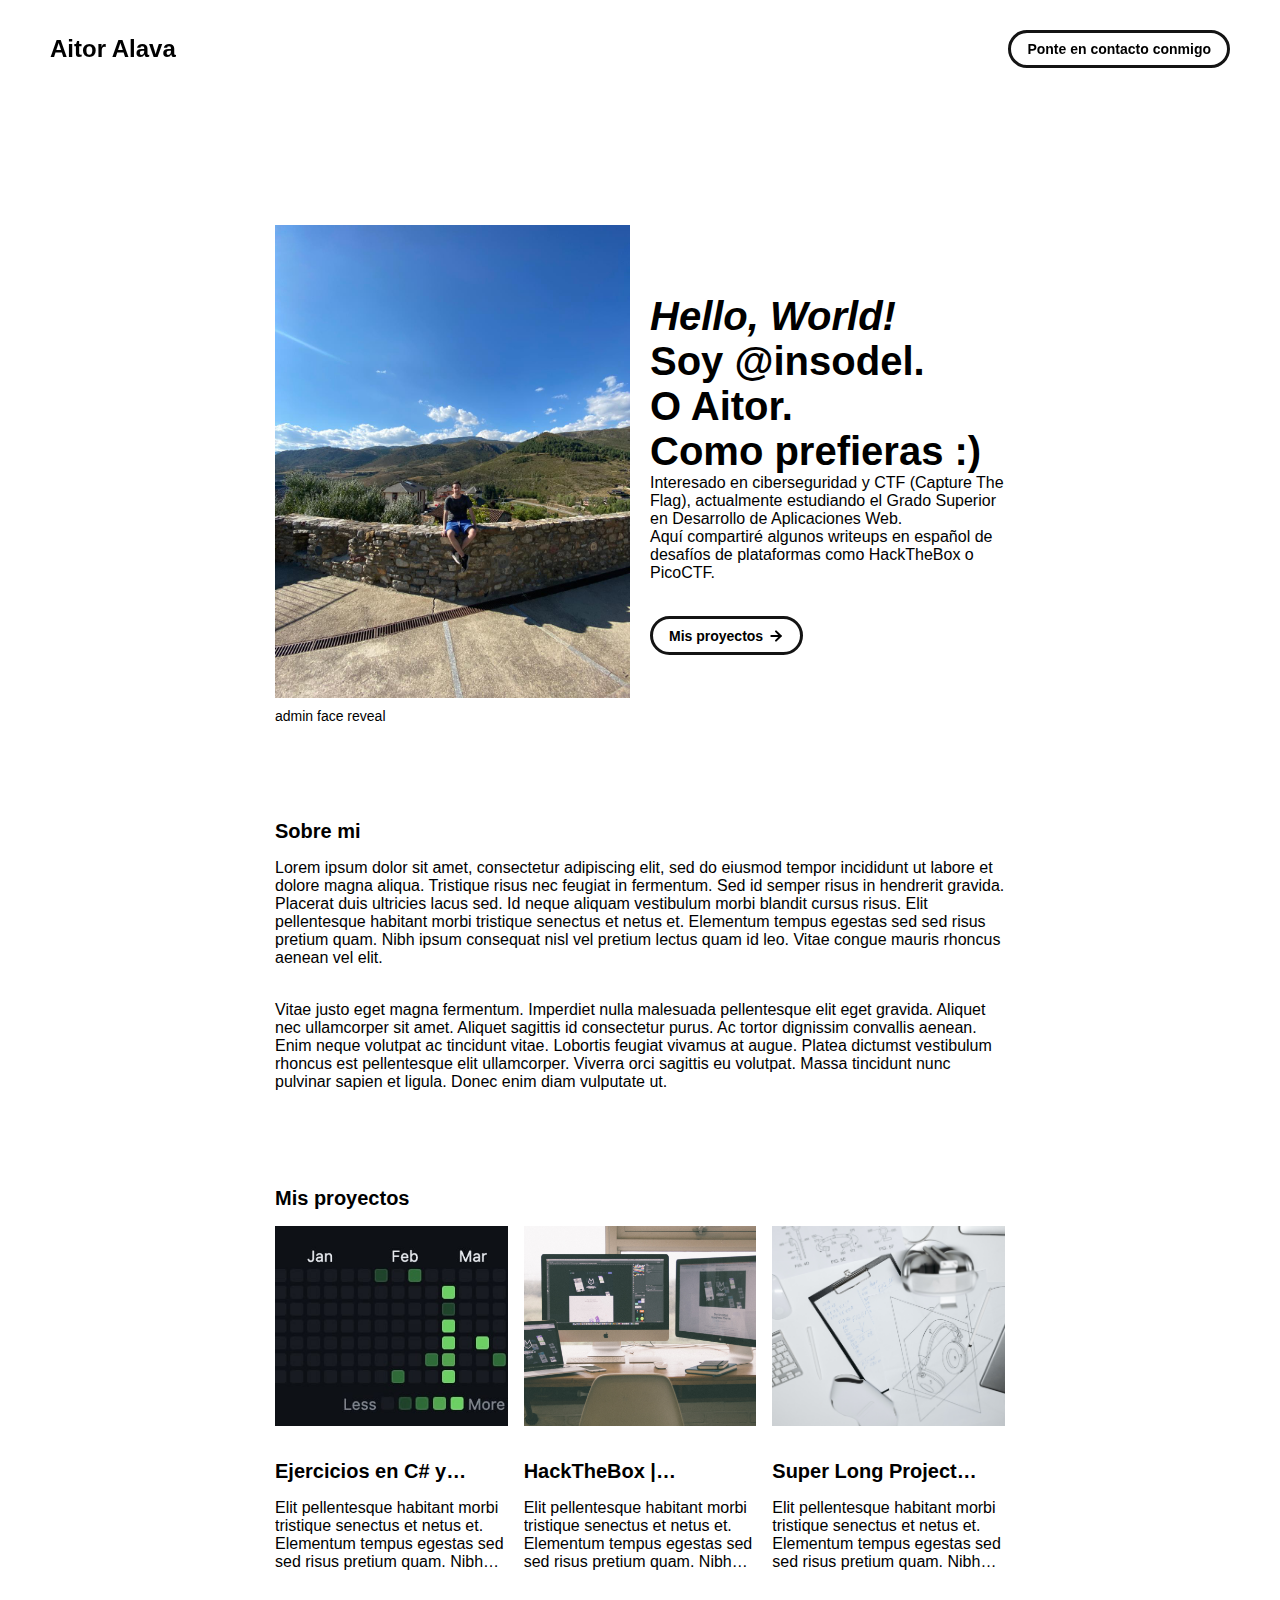
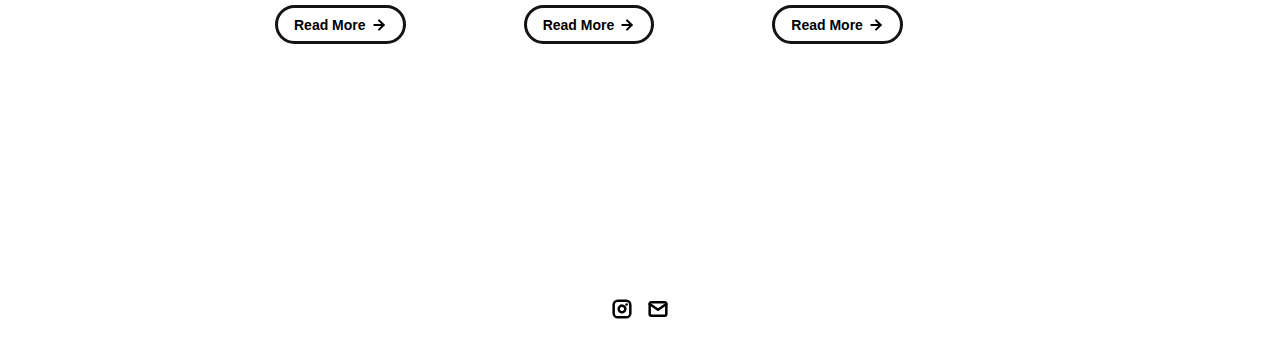
<file: index.html>
<!DOCTYPE html>
<html lang="es">
	<head>
		<meta charset="utf-8">
    <link rel="icon" href="./assets/images/profpic.jpg" />
		<title>Aitor Alava (insodel)</title>
    <meta name="description" content="Portfolio de insodel usando GitHub Pages">
    <meta name="viewport" content="width=device-width, initial-scale=1" />
		<link rel="stylesheet" href="./css/layout.css">
    <link rel="stylesheet" href="./css/typography.css">
    <link rel="stylesheet" href="./css/utilities.css">

		<script defer src="./js/script.js"></script>
	</head>
	<body>
    <!-- NAVBAR -->
    <div class="navbar">
      <a class="nav-title-link" href="./index.html">
        <span class="nav-title">Aitor Alava</span>
         
        <a class="button" href="mailto:aitor.alavaruiz@gmail.com">
          <span class="button-text">Ponte en contacto conmigo</span>
        </a>
      </a>
    </div>

    <!-- MAIN PAGE CONTENT -->
    <div id="main-content">

      <!-- PORTFOLIO HEADER -->
      <div id="portfolio-header">
        <div id="portfolio-header-image-container">
          <!-- 
            TODO

            - Change the img "src" attribute to point to the Unemployable image you uploaded (or whatever image).
            - Change the number to point to your Unemployable & replace the OpenSea link with your own
            - If you aren't using an Unemployable as your image, remove the entire "a" element
          -->
          <img src="./assets/images/profpic.jpg" class="portfolio-header-image">
            <span class="image-caption">      admin face reveal</span>
        </div>

          <!-- 
            TODO

            - Change the main-title to whatver you want
            - Change the body-text after that to a quick introduction to what you do
            - Edit the button text if you feel like it. It will link to the projects section below.
          -->
        <div id="portfolio-header-text-container">
            <div class="header-text">
		    <span class="main-title"><i>Hello, World!</i><br>Soy @insodel.<br> O Aitor.<br> Como prefieras :)</span>
              <div class="body-text">Interesado en ciberseguridad y CTF (Capture The Flag), actualmente estudiando el Grado Superior en Desarrollo de Aplicaciones Web.<br>Aquí compartiré algunos writeups en español de desafíos de plataformas como HackTheBox o PicoCTF.  </div>
            </div>
            <a class="button" id="my-work-link">
              <span class="button-text">Mis proyectos</span> 
              <image src="./assets/icons/arrow-right.svg" class="right-arrow-icon"/>
            </a>
        </div>
      </div>

      <!-- ABOUT SECTION -->
      <div id="about-section">
        <span class="subheader-text">Sobre mi</span>
        <div class="about-section-content">
          <div class="body-text">Lorem ipsum dolor sit amet, consectetur adipiscing elit, sed do eiusmod tempor incididunt ut labore et dolore magna aliqua. Tristique risus nec feugiat in fermentum. Sed id semper risus in hendrerit gravida. Placerat duis ultricies lacus sed. Id neque aliquam vestibulum morbi blandit cursus risus. Elit pellentesque habitant morbi tristique senectus et netus et. Elementum tempus egestas sed sed risus pretium quam. Nibh ipsum consequat nisl vel pretium lectus quam id leo. Vitae congue mauris rhoncus aenean vel elit.</div>
          <div class="body-text">Vitae justo eget magna fermentum. Imperdiet nulla malesuada pellentesque elit eget gravida. Aliquet nec ullamcorper sit amet. Aliquet sagittis id consectetur purus. Ac tortor dignissim convallis aenean. Enim neque volutpat ac tincidunt vitae. Lobortis feugiat vivamus at augue. Platea dictumst vestibulum rhoncus est pellentesque elit ullamcorper. Viverra orci sagittis eu volutpat. Massa tincidunt nunc pulvinar sapien et ligula. Donec enim diam vulputate ut.</div>
        </div>
      </div>

      <!-- PROJECTS / MY WORK SECTION -->
      <div id="my-work-section">

        <span class="subheader-text">Mis proyectos</span>

        <div class="projects-container">
          <!-- 
            TODO

            This is where the project cards live:
            <div class="project-card">
              <img src="./assets/images/IMAGE_NAME" class="project-image">
              <div class="project-card-text-container">
                <div class="subheader-text project-title">PROJECT_NAME</div>
                <div class="body-text project-card-text">SMALL_PROJECT_DESCRIPTION</div>
              </div>
              <a class="button" href="./project-pages/PROJECT_PAGE_NAME.html">
                <span class="button-text">Read More</span>
                <image src="./assets/icons/arrow-right.svg" class="right-arrow-icon"/>
              </a>
            </div>

            - To add a project to this area, copy the above, paste it below this comment, and change the following:
                - IMAGE_NAME: the name of the image file in assets/images
                - PROJECT_NAME: the name of the project (keep it short, it only shows 1 line)
                - SMALL_PROJECT_DESCRIPTION: a quick project description (max 4 lines)
                - PROJECT_PAGE_NAME.html: the html filename for the project (must be in project-pages folder)
          -->
          <div class="project-card">
            <img src="./assets/images/github-status.jpg" class="project-image">
            <div class="project-card-text-container">
              <div class="subheader-text project-title">Ejercicios en C# y Python en mi perfil de GitHub</div>
              <div class="body-text project-card-text">Elit pellentesque habitant morbi tristique senectus et netus et. Elementum tempus egestas sed sed risus pretium quam. Nibh ipsum consequat nisl vel pretium</div>
            </div>
            <a class="button" href="./project-pages/first-template.html">
              <span class="button-text">Read More</span>
              <image src="./assets/icons/arrow-right.svg" class="right-arrow-icon"/>
            </a>
          </div>
          <div class="project-card">
            <img src="./assets/images/desktop.jpeg" class="project-image">
            <div class="project-card-text-container">
              <div class="subheader-text project-title">HackTheBox | TryHackMe | PicoCTF</div>
              <div class="body-text project-card-text">Elit pellentesque habitant morbi tristique senectus et netus et. Elementum tempus egestas sed sed risus pretium quam. Nibh ipsum consequat nisl vel pretium</div>
            </div>
            <a class="button" href="./project-pages/second-template.html">
              <span class="button-text">Read More</span>
              <image src="./assets/icons/arrow-right.svg" class="right-arrow-icon"/>
            </a>
          </div>
          <div class="project-card">
            <img src="./assets/images/sketchbook.jpeg" class="project-image">
            <div class="project-card-text-container">
              <div class="subheader-text project-title">Super Long Project Name That Should be Hidden</div>
              <div class="body-text project-card-text">Elit pellentesque habitant morbi tristique senectus et netus et. Elementum tempus egestas sed sed risus pretium quam. Nibh ipsum consequat nisl vel pretium</div>
            </div>
            <a class="button" href="./project-pages/first-template.html">
              <span class="button-text">Read More</span>
              <image src="./assets/icons/arrow-right.svg" class="right-arrow-icon"/>
            </a>
          </div>
        </div>
      </div>
    </div>

    <!-- FOOTER -->
    <div id="footer">
      
      <a class="icon-link" target="_blank" href="https://instagram.com/insomniadeliriums">
        <image src="./assets/icons/instagram.svg" class="footer-icon"/>
      </a>
      
      <a class="icon-link" href="mailto:aitor.alavaruiz@gmail.com">
        <image src="./assets/icons/mail.svg" class="footer-icon"/>
      </a>
    </div>

	</body>
</html>
</file>
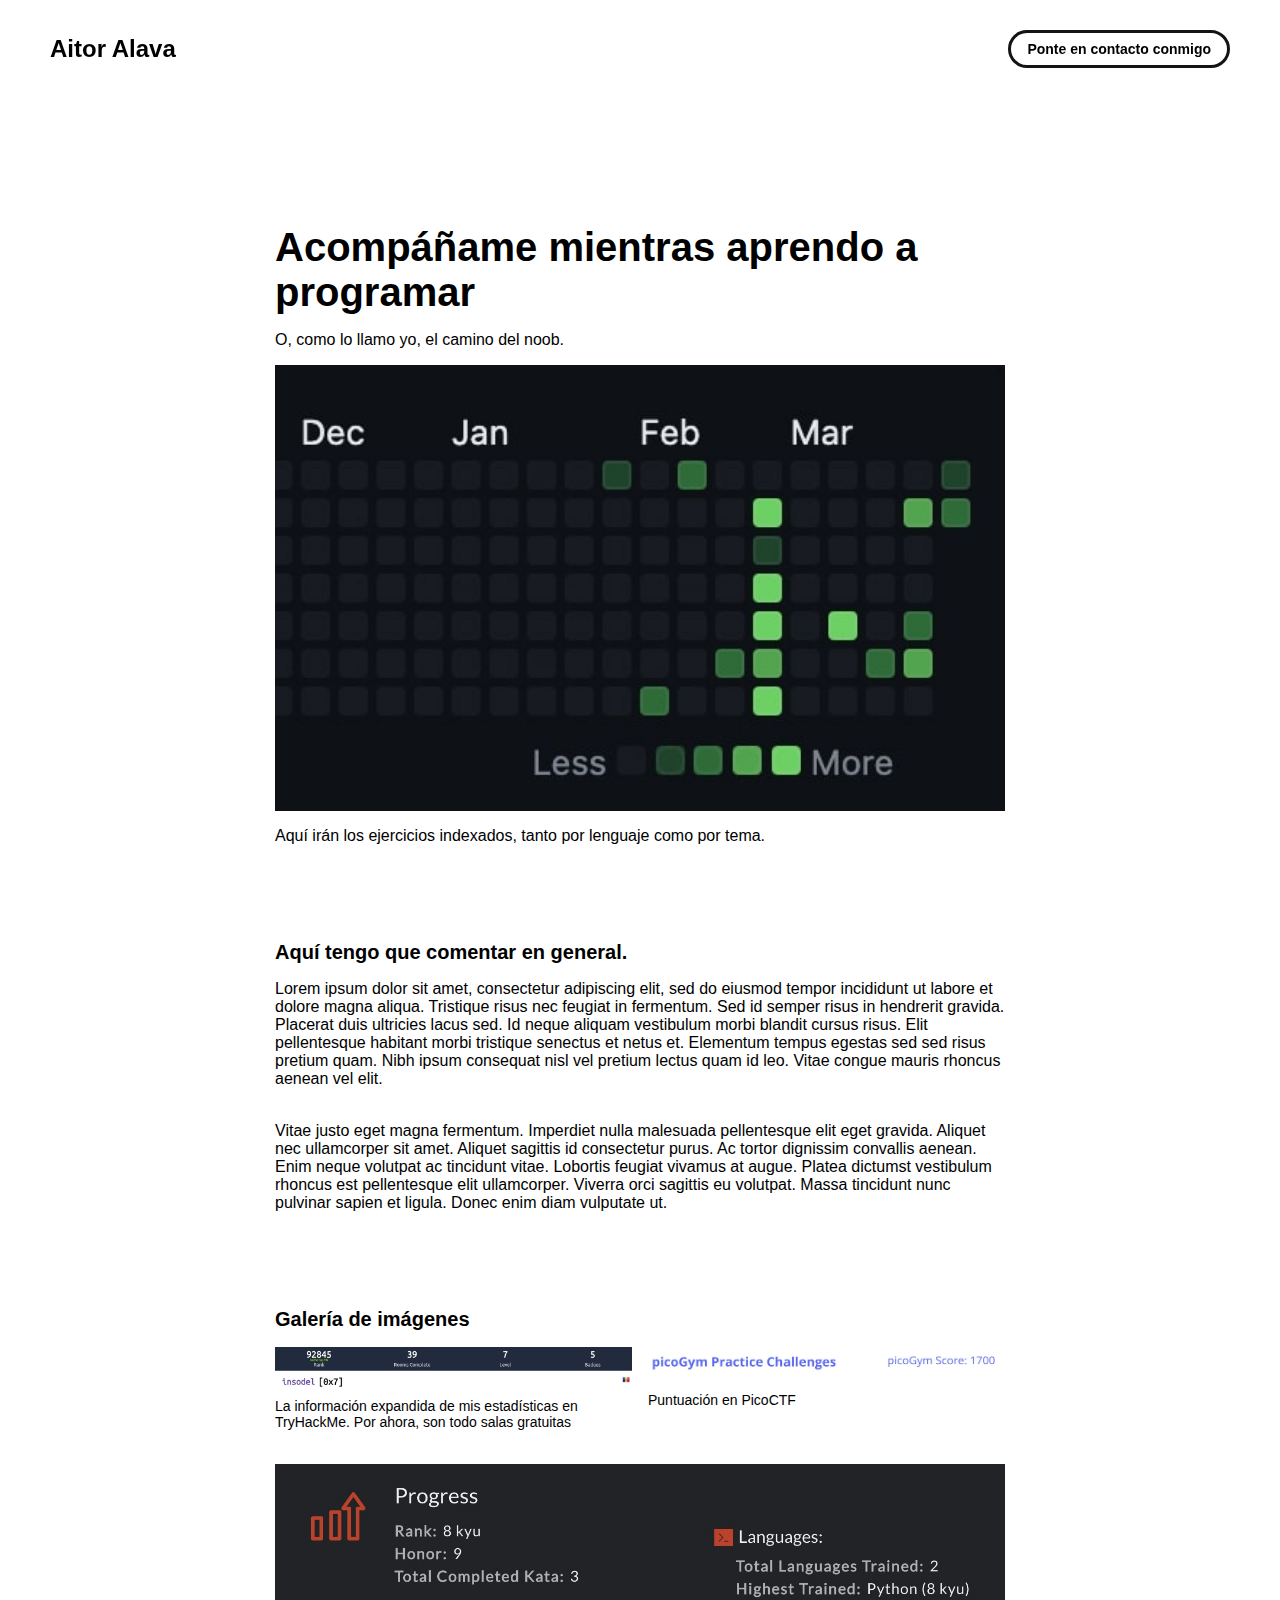
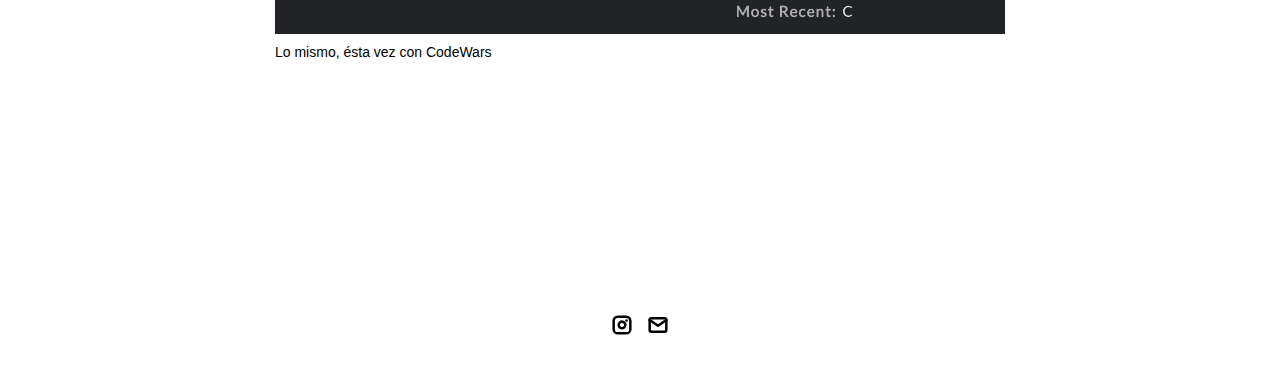
<file: project-pages/first-template.html>
<!DOCTYPE html>
<html lang="es">
	<head>
		<meta charset="utf-8">
     <link rel="icon" href="../assets/images/profpic.jpg" />
     <title>Aitor Alava</title>
    <meta name="description" content="Prueba de primer proyecto.">
    <meta name="viewport" content="width=device-width, initial-scale=1" />
		<link rel="stylesheet" href="../css/layout.css">
    <link rel="stylesheet" href="../css/typography.css">
    <link rel="stylesheet" href="../css/utilities.css">

		<script defer src="../js/script.js"></script>
	</head>
	<body>
    <!-- NAVBAR -->
    <div class="navbar">
      <a class="nav-title-link" href="../index.html">
        <span class="nav-title">Aitor Alava</span>
        <a class="button" href="mailto:aitor.alavaruiz@gmail.com">
          <span class="button-text">Ponte en contacto conmigo</span>
        </a>
      </a>
    </div>

    <!-- MAIN PAGE CONTENT -->
    <div id="main-content">

      <!-- PROJECT HEADER -->
      <div id="project-header">

        <div class="main-title">Acompáñame mientras aprendo a programar</div>
        <div class="body-text">O, como lo llamo yo, el camino del noob.</div>
        <image class="project-header-image" src="../assets/images/github-status.jpg">
        <div class="body-text"> Aquí irán los ejercicios indexados, tanto por lenguaje como por tema.</div>
      </div>

      <!-- PROJECT DETAILS -->
      <div id="project-details">
        <div class="subheader-text">Aquí tengo que comentar en general.</div>
        <div class="project-details-content">
          <div class="body-text">Lorem ipsum dolor sit amet, consectetur adipiscing elit, sed do eiusmod tempor incididunt ut labore et dolore magna aliqua. Tristique risus nec feugiat in fermentum. Sed id semper risus in hendrerit gravida. Placerat duis ultricies lacus sed. Id neque aliquam vestibulum morbi blandit cursus risus. Elit pellentesque habitant morbi tristique senectus et netus et. Elementum tempus egestas sed sed risus pretium quam. Nibh ipsum consequat nisl vel pretium lectus quam id leo. Vitae congue mauris rhoncus aenean vel elit.</div>
          <div class="body-text">Vitae justo eget magna fermentum. Imperdiet nulla malesuada pellentesque elit eget gravida. Aliquet nec ullamcorper sit amet. Aliquet sagittis id consectetur purus. Ac tortor dignissim convallis aenean. Enim neque volutpat ac tincidunt vitae. Lobortis feugiat vivamus at augue. Platea dictumst vestibulum rhoncus est pellentesque elit ullamcorper. Viverra orci sagittis eu volutpat. Massa tincidunt nunc pulvinar sapien et ligula. Donec enim diam vulputate ut.</div>
        </div>
      </div>

      <!-- IMAGE GALLERY -->
      <div id="project-gallery">
        <!-- TODO - Change the 'subheader-text' to whatever you want the Gallery section header to say -->
        <div class="subheader-text">Galería de imágenes</div>
        <div class="project-gallery-content">
            <!-- 
              TODO

              This is where the images in the gallery live. Here's a simple gallery image for you to copy:

              Full Width Image:

                <div class="gallery-image-container">
                  <img src="../assets/images/IMAGE_NAME" class="gallery-image">
                  <span class="image-caption">IMAGE_CAPTION</span>
                </div>

              Half Width Image: 

                <div class="gallery-image-container half-width">
                  <img src="../assets/images/IMAGE_NAME" class="gallery-image">
                  <span class="image-caption">IMAGE_CAPTION</span>
                </div>

              - To add an image to the this area, copy one of the above, paste it below this comment, and change the following:
                  - IMAGE_NAME: the name of the image file in assets/images
                  - IMAGE_CAPTION: to the caption of the image
            -->
            <div class="gallery-image-container half-width">
              <img src="../assets/images/thm-status.jpeg" class="gallery-image">
              <span class="image-caption">La información expandida de mis estadísticas en TryHackMe. Por ahora, son todo salas gratuitas</span>
            </div>
            <div class="gallery-image-container half-width">
              <img src="../assets/images/picoctf-status.jpeg" class="gallery-image">
              <span class="image-caption">Puntuación en PicoCTF</span>
            </div>
            <div class="gallery-image-container">
              <img src="../assets/images/codewars-status.jpeg" class="gallery-image">
              <span class="image-caption">Lo mismo, ésta vez con CodeWars</span>
            </div>
        </div>
      </div>
    </div>

    <!-- FOOTER -->
    <div id="footer">
      <a class="icon-link" target="_blank" href="https://instagram.com/insomniadeliriums">
        <image src="../assets/icons/instagram.svg" class="footer-icon"/>
      </a>
      <a class="icon-link" href="mailto:aitor.alavaruiz@gmail.com">
        <image src="../assets/icons/mail.svg" class="footer-icon"/>
      </a>
    </div>

	</body>
</html>
</file>
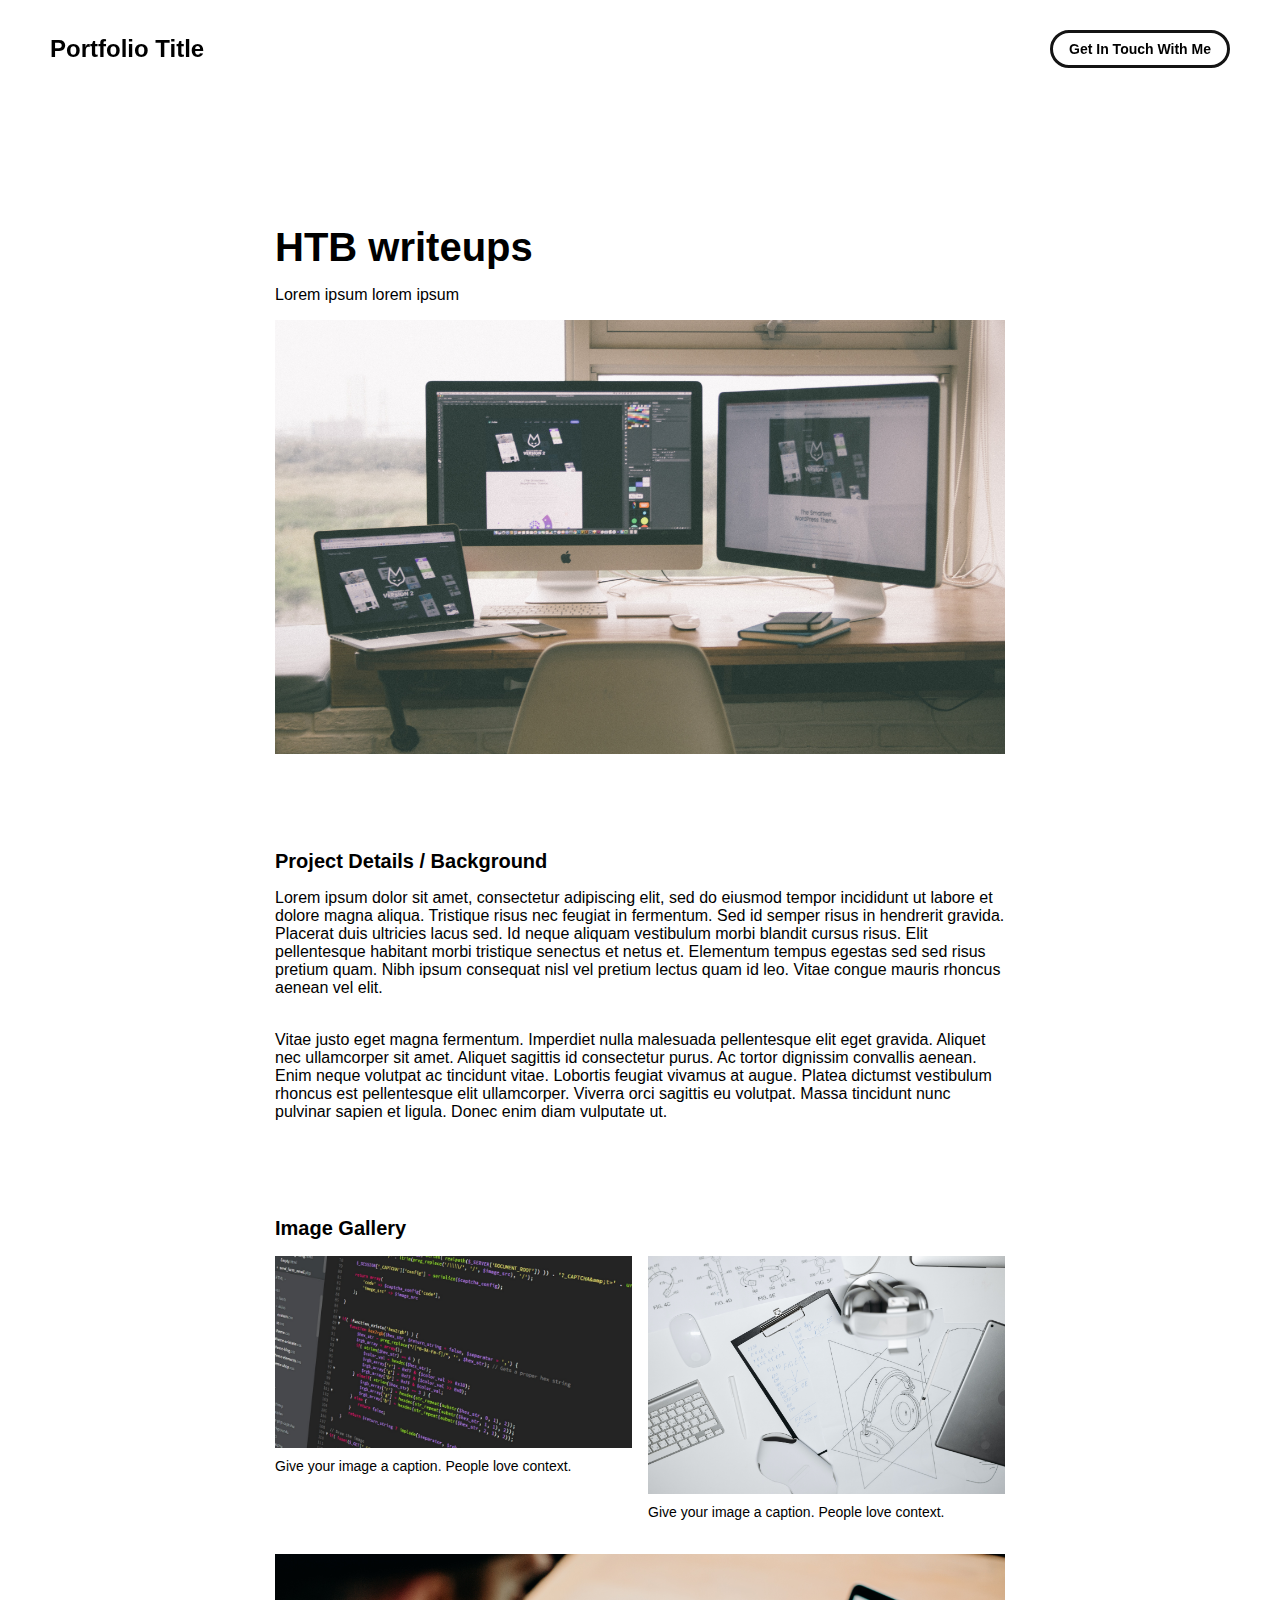
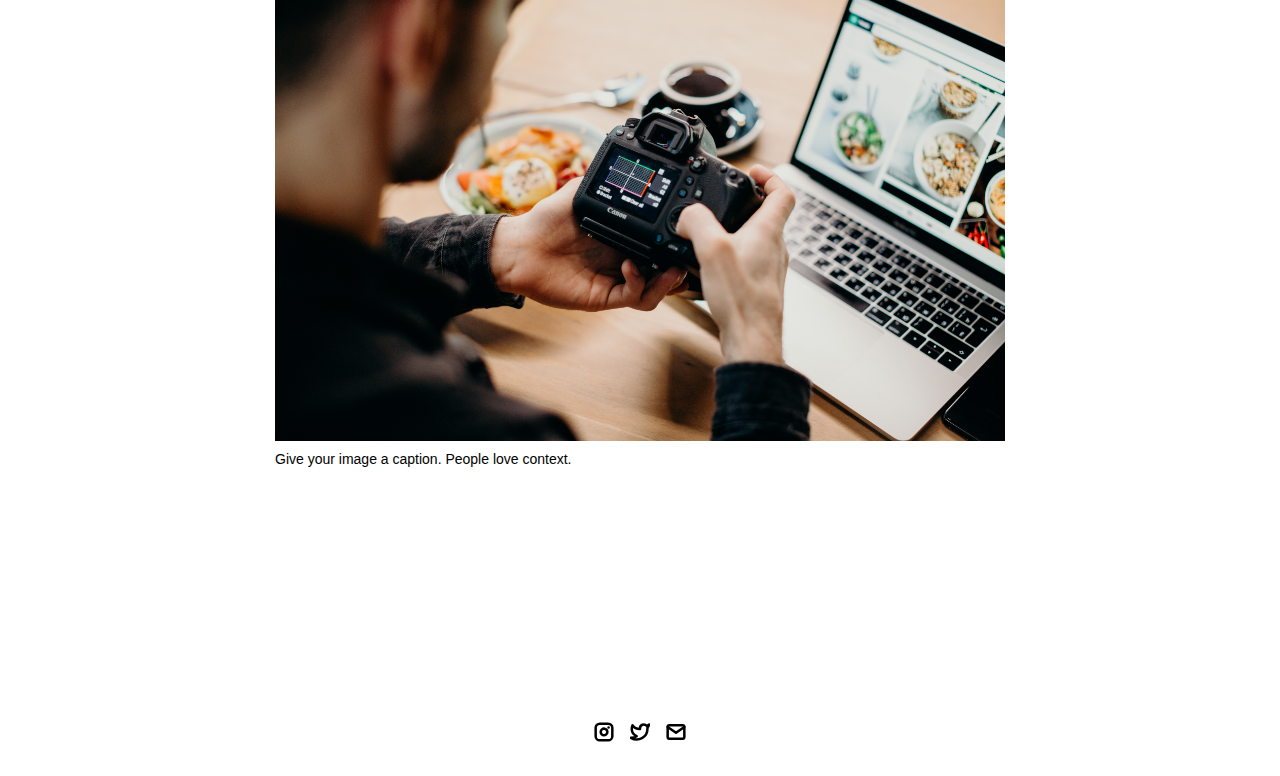
<file: project-pages/new-template.html>
<!-- 
  IMPORTANT! 
  
  Keep this file unchanged to use as a template for all future project pages. 

  For every new project you add to your portfolio, make a copy of this file in the
  'project-pages' folder with a name related to the project.
-->


<!DOCTYPE html>
<html lang="es">
	<head>
		<meta charset="utf-8">
    <!-- 
      TODO

      Upload your Unemployable (or whatever photo you like) to the assets/images folder
      and change the name of the image below to match the uploaded one

      Change the title in the <title> tag to whatever you would like the title of your portfolio to be

      This should be the same across all pages.
     -->
     <link rel="icon" href="../assets/images/profpic.jpg" />
     <title>Insodel (Aitor)</title>
    <meta name="description" content="A landing page to showcase what I'm currently learning.">
    <meta name="viewport" content="width=device-width, initial-scale=1" />

		<link rel="stylesheet" href="../css/layout.css">
    <link rel="stylesheet" href="../css/typography.css">
    <link rel="stylesheet" href="../css/utilities.css">

		<script defer src="../js/script.js"></script>
	</head>
	<body>
    <!-- NAVBAR -->
    <div class="navbar">
      <a class="nav-title-link" href="../index.html">
        <!-- 
          TODO - Change the "Portfolio Title" to whatever you want displayed in the top left

          (this should be the same across all pages)
         -->
        <span class="nav-title">Portfolio Title</span>
        <!-- 
          TODO - Change the email after 'mailto:' to your email address for contact 
        
          (this should be the same across all pages)
        -->
        <a class="button" href="mailto:aitor.alavaruiz@gmail.com">
          <span class="button-text">Get In Touch With Me</span>
        </a>
      </a>
    </div>

    <!-- MAIN PAGE CONTENT -->
    <div id="main-content">

      <!-- PROJECT HEADER -->
      <div id="project-header">
          <!-- 
            TODO

            - Change the 'main-title' text to the name of your project
            - Change the 'body-text' text to a short and sweet description of your project (maybe the same as the one on the project card)
            - Change "desktop.jpeg" to the image filename you uploaded in the assets/images folder.
          -->
        <div class="main-title">HTB writeups</div>
        <div class="body-text">Lorem ipsum lorem ipsum</div>
        <image class="project-header-image" src="../assets/images/desktop.jpeg">
      </div>

      <!-- PROJECT DETAILS -->
      <!-- 
        TODO

        - Change the 'subheader-text' to whatever header you want for project details
        - Add paragraphs using the <div class="body-text"></div> elements in the "project-details-content"
      -->
      <div id="project-details">
        <div class="subheader-text">Project Details / Background</div>
        <div class="project-details-content">
          <div class="body-text">Lorem ipsum dolor sit amet, consectetur adipiscing elit, sed do eiusmod tempor incididunt ut labore et dolore magna aliqua. Tristique risus nec feugiat in fermentum. Sed id semper risus in hendrerit gravida. Placerat duis ultricies lacus sed. Id neque aliquam vestibulum morbi blandit cursus risus. Elit pellentesque habitant morbi tristique senectus et netus et. Elementum tempus egestas sed sed risus pretium quam. Nibh ipsum consequat nisl vel pretium lectus quam id leo. Vitae congue mauris rhoncus aenean vel elit.</div>
          <div class="body-text">Vitae justo eget magna fermentum. Imperdiet nulla malesuada pellentesque elit eget gravida. Aliquet nec ullamcorper sit amet. Aliquet sagittis id consectetur purus. Ac tortor dignissim convallis aenean. Enim neque volutpat ac tincidunt vitae. Lobortis feugiat vivamus at augue. Platea dictumst vestibulum rhoncus est pellentesque elit ullamcorper. Viverra orci sagittis eu volutpat. Massa tincidunt nunc pulvinar sapien et ligula. Donec enim diam vulputate ut.</div>
        </div>
      </div>

      <!-- IMAGE GALLERY -->
      <div id="project-gallery">
        <!-- TODO - Change the 'subheader-text' to whatever you want the Gallery section header to say -->
        <div class="subheader-text">Image Gallery</div>
        <div class="project-gallery-content">
            <!-- 
              TODO

              This is where the images in the gallery live. Here's a simple gallery image for you to copy:

              Full Width Image:

                <div class="gallery-image-container">
                  <img src="../assets/images/IMAGE_NAME" class="gallery-image">
                  <span class="image-caption">IMAGE_CAPTION</span>
                </div>

              Half Width Image: 

                <div class="gallery-image-container half-width">
                  <img src="../assets/images/IMAGE_NAME" class="gallery-image">
                  <span class="image-caption">IMAGE_CAPTION</span>
                </div>

              - To add an image to the this area, copy one of the above, paste it below this comment, and change the following:
                  - IMAGE_NAME: the name of the image file in assets/images
                  - IMAGE_CAPTION: to the caption of the image
            -->
            <div class="gallery-image-container half-width">
              <img src="../assets/images/code.jpeg" class="gallery-image">
              <span class="image-caption">Give your image a caption. People love context.</span>
            </div>
            <div class="gallery-image-container half-width">
              <img src="../assets/images/sketchbook.jpeg" class="gallery-image">
              <span class="image-caption">Give your image a caption. People love context.</span>
            </div>
            <div class="gallery-image-container">
              <img src="../assets/images/camera.jpeg" class="gallery-image">
              <span class="image-caption">Give your image a caption. People love context.</span>
            </div>
        </div>
      </div>
    </div>

    <!-- FOOTER -->
    <div id="footer">
      <!-- 
        TODO - Change href to your Instagram account (can also delete entire "a" element if no Instagram) 

        This should be the same across all pages.
      -->
      <a class="icon-link" target="_blank" href="https://twitter.com/whitevans_eth">
        <image src="../assets/icons/instagram.svg" class="footer-icon"/>
      </a>
      <!-- 
        TODO - Change href to your Twitter account (can also delete entire "a" element if no Twitter) 
      
        This should be the same across all pages.
      -->
      <a class="icon-link" target="_blank" href="https://twitter.com/whitevans_eth">
        <image src="../assets/icons/twitter.svg" class="footer-icon"/>
      </a>
      <!-- 
        TODO - Change the email after "mailto" to your contact email 
      
        This should be the same across all pages.
      -->
      <a class="icon-link" href="mailto:whitevans.eth@gmail.com">
        <image src="../assets/icons/mail.svg" class="footer-icon"/>
      </a>
    </div>

	</body>
</html>
</file>
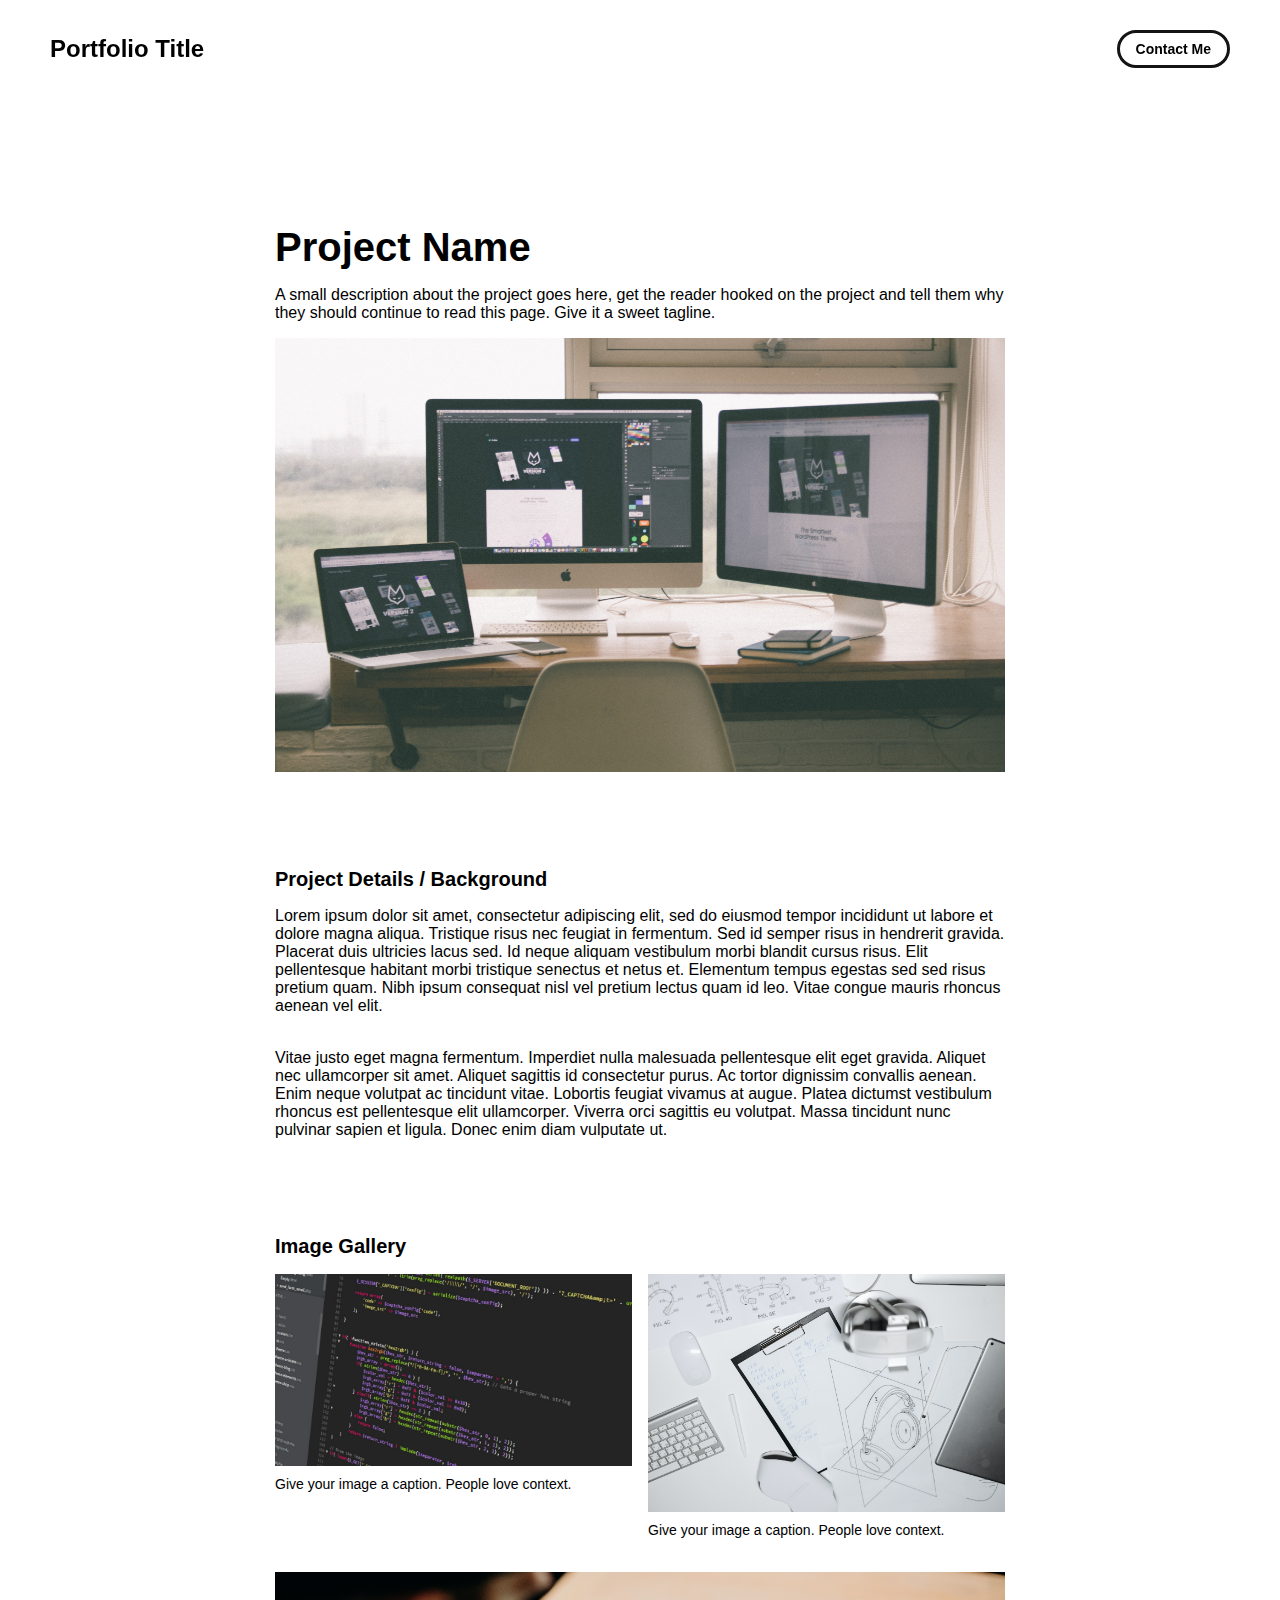
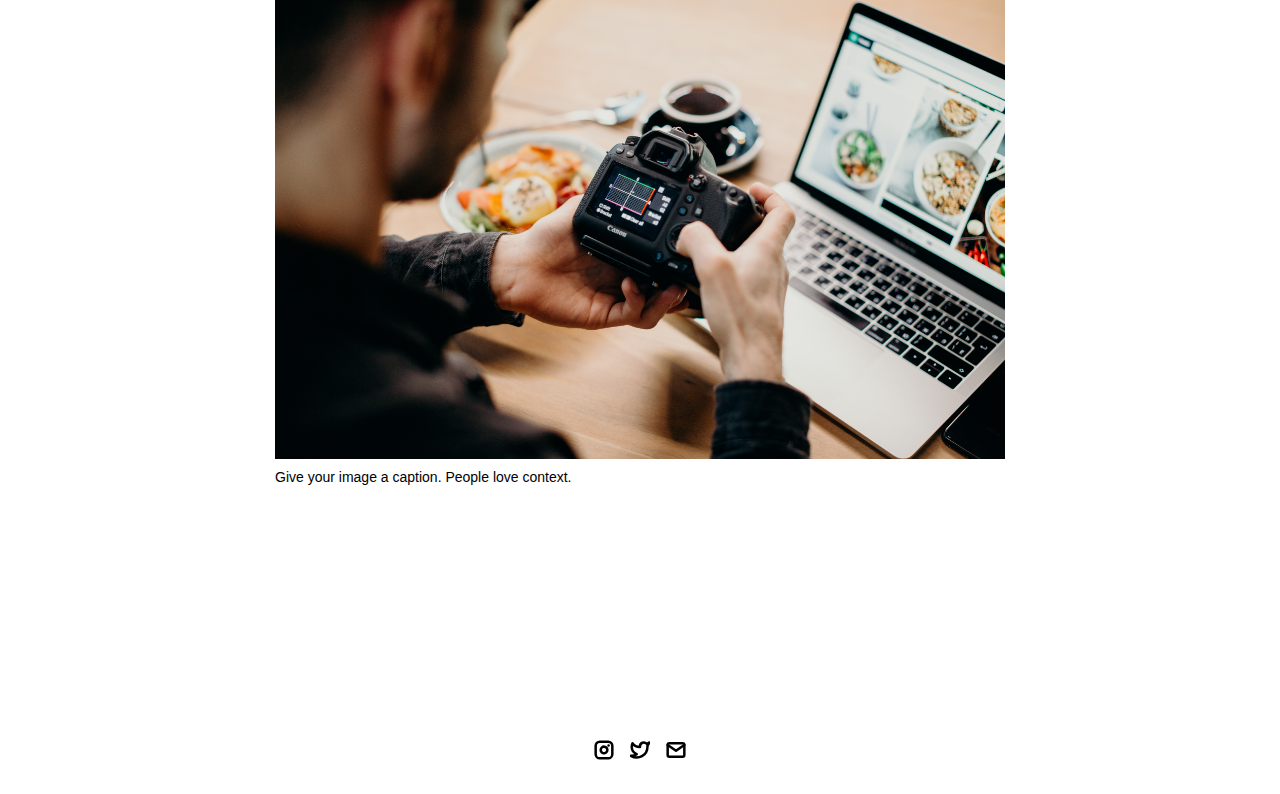
<file: project-pages/project-template.html>
<!-- 
  IMPORTANT! 
  
  Keep this file unchanged to use as a template for all future project pages. 

  For every new project you add to your portfolio, make a copy of this file in the
  'project-pages' folder with a name related to the project.
-->


<!DOCTYPE html>
<html lang="en">
	<head>
		<meta charset="utf-8">
    <!-- 
      TODO

      Upload your Unemployable (or whatever photo you like) to the assets/images folder
      and change the name of the image below to match the uploaded one

      Change the title in the <title> tag to whatever you would like the title of your portfolio to be

      This should be the same across all pages.
     -->
     <link rel="icon" href="../assets/images/1311.png" />
     <title>Unemployables Portfolio</title>
    <meta name="description" content="A portfolio template for the Unemployables community.">
    <meta name="viewport" content="width=device-width, initial-scale=1" />

		<link rel="stylesheet" href="../css/layout.css">
    <link rel="stylesheet" href="../css/typography.css">
    <link rel="stylesheet" href="../css/utilities.css">

		<script defer src="../js/script.js"></script>
	</head>
	<body>
    <!-- NAVBAR -->
    <div class="navbar">
      <a class="nav-title-link" href="../index.html">
        <!-- 
          TODO - Change the "Portfolio Title" to whatever you want displayed in the top left

          (this should be the same across all pages)
         -->
        <span class="nav-title">Portfolio Title</span>
        <!-- 
          TODO - Change the email after 'mailto:' to your email address for contact 
        
          (this should be the same across all pages)
        -->
        <a class="button" href="mailto:whitevans.eth@gmail.com">
          <span class="button-text">Contact Me</span>
        </a>
      </a>
    </div>

    <!-- MAIN PAGE CONTENT -->
    <div id="main-content">

      <!-- PROJECT HEADER -->
      <div id="project-header">
          <!-- 
            TODO

            - Change the 'main-title' text to the name of your project
            - Change the 'body-text' text to a short and sweet description of your project (maybe the same as the one on the project card)
            - Change "desktop.jpeg" to the image filename you uploaded in the assets/images folder.
          -->
        <div class="main-title">Project Name</div>
        <div class="body-text">A small description about the project goes here, get the reader hooked on the project and tell them why they should continue to read this page. Give it a sweet tagline.</div>
        <image class="project-header-image" src="../assets/images/desktop.jpeg">
      </div>

      <!-- PROJECT DETAILS -->
      <!-- 
        TODO

        - Change the 'subheader-text' to whatever header you want for project details
        - Add paragraphs using the <div class="body-text"></div> elements in the "project-details-content"
      -->
      <div id="project-details">
        <div class="subheader-text">Project Details / Background</div>
        <div class="project-details-content">
          <div class="body-text">Lorem ipsum dolor sit amet, consectetur adipiscing elit, sed do eiusmod tempor incididunt ut labore et dolore magna aliqua. Tristique risus nec feugiat in fermentum. Sed id semper risus in hendrerit gravida. Placerat duis ultricies lacus sed. Id neque aliquam vestibulum morbi blandit cursus risus. Elit pellentesque habitant morbi tristique senectus et netus et. Elementum tempus egestas sed sed risus pretium quam. Nibh ipsum consequat nisl vel pretium lectus quam id leo. Vitae congue mauris rhoncus aenean vel elit.</div>
          <div class="body-text">Vitae justo eget magna fermentum. Imperdiet nulla malesuada pellentesque elit eget gravida. Aliquet nec ullamcorper sit amet. Aliquet sagittis id consectetur purus. Ac tortor dignissim convallis aenean. Enim neque volutpat ac tincidunt vitae. Lobortis feugiat vivamus at augue. Platea dictumst vestibulum rhoncus est pellentesque elit ullamcorper. Viverra orci sagittis eu volutpat. Massa tincidunt nunc pulvinar sapien et ligula. Donec enim diam vulputate ut.</div>
        </div>
      </div>

      <!-- IMAGE GALLERY -->
      <div id="project-gallery">
        <!-- TODO - Change the 'subheader-text' to whatever you want the Gallery section header to say -->
        <div class="subheader-text">Image Gallery</div>
        <div class="project-gallery-content">
            <!-- 
              TODO

              This is where the images in the gallery live. Here's a simple gallery image for you to copy:

              Full Width Image:

                <div class="gallery-image-container">
                  <img src="../assets/images/IMAGE_NAME" class="gallery-image">
                  <span class="image-caption">IMAGE_CAPTION</span>
                </div>

              Half Width Image: 

                <div class="gallery-image-container half-width">
                  <img src="../assets/images/IMAGE_NAME" class="gallery-image">
                  <span class="image-caption">IMAGE_CAPTION</span>
                </div>

              - To add an image to the this area, copy one of the above, paste it below this comment, and change the following:
                  - IMAGE_NAME: the name of the image file in assets/images
                  - IMAGE_CAPTION: to the caption of the image
            -->
            <div class="gallery-image-container half-width">
              <img src="../assets/images/code.jpeg" class="gallery-image">
              <span class="image-caption">Give your image a caption. People love context.</span>
            </div>
            <div class="gallery-image-container half-width">
              <img src="../assets/images/sketchbook.jpeg" class="gallery-image">
              <span class="image-caption">Give your image a caption. People love context.</span>
            </div>
            <div class="gallery-image-container">
              <img src="../assets/images/camera.jpeg" class="gallery-image">
              <span class="image-caption">Give your image a caption. People love context.</span>
            </div>
        </div>
      </div>
    </div>

    <!-- FOOTER -->
    <div id="footer">
      <!-- 
        TODO - Change href to your Instagram account (can also delete entire "a" element if no Instagram) 

        This should be the same across all pages.
      -->
      <a class="icon-link" target="_blank" href="https://twitter.com/whitevans_eth">
        <image src="../assets/icons/instagram.svg" class="footer-icon"/>
      </a>
      <!-- 
        TODO - Change href to your Twitter account (can also delete entire "a" element if no Twitter) 
      
        This should be the same across all pages.
      -->
      <a class="icon-link" target="_blank" href="https://twitter.com/whitevans_eth">
        <image src="../assets/icons/twitter.svg" class="footer-icon"/>
      </a>
      <!-- 
        TODO - Change the email after "mailto" to your contact email 
      
        This should be the same across all pages.
      -->
      <a class="icon-link" href="mailto:whitevans.eth@gmail.com">
        <image src="../assets/icons/mail.svg" class="footer-icon"/>
      </a>
    </div>

	</body>
</html>
</file>
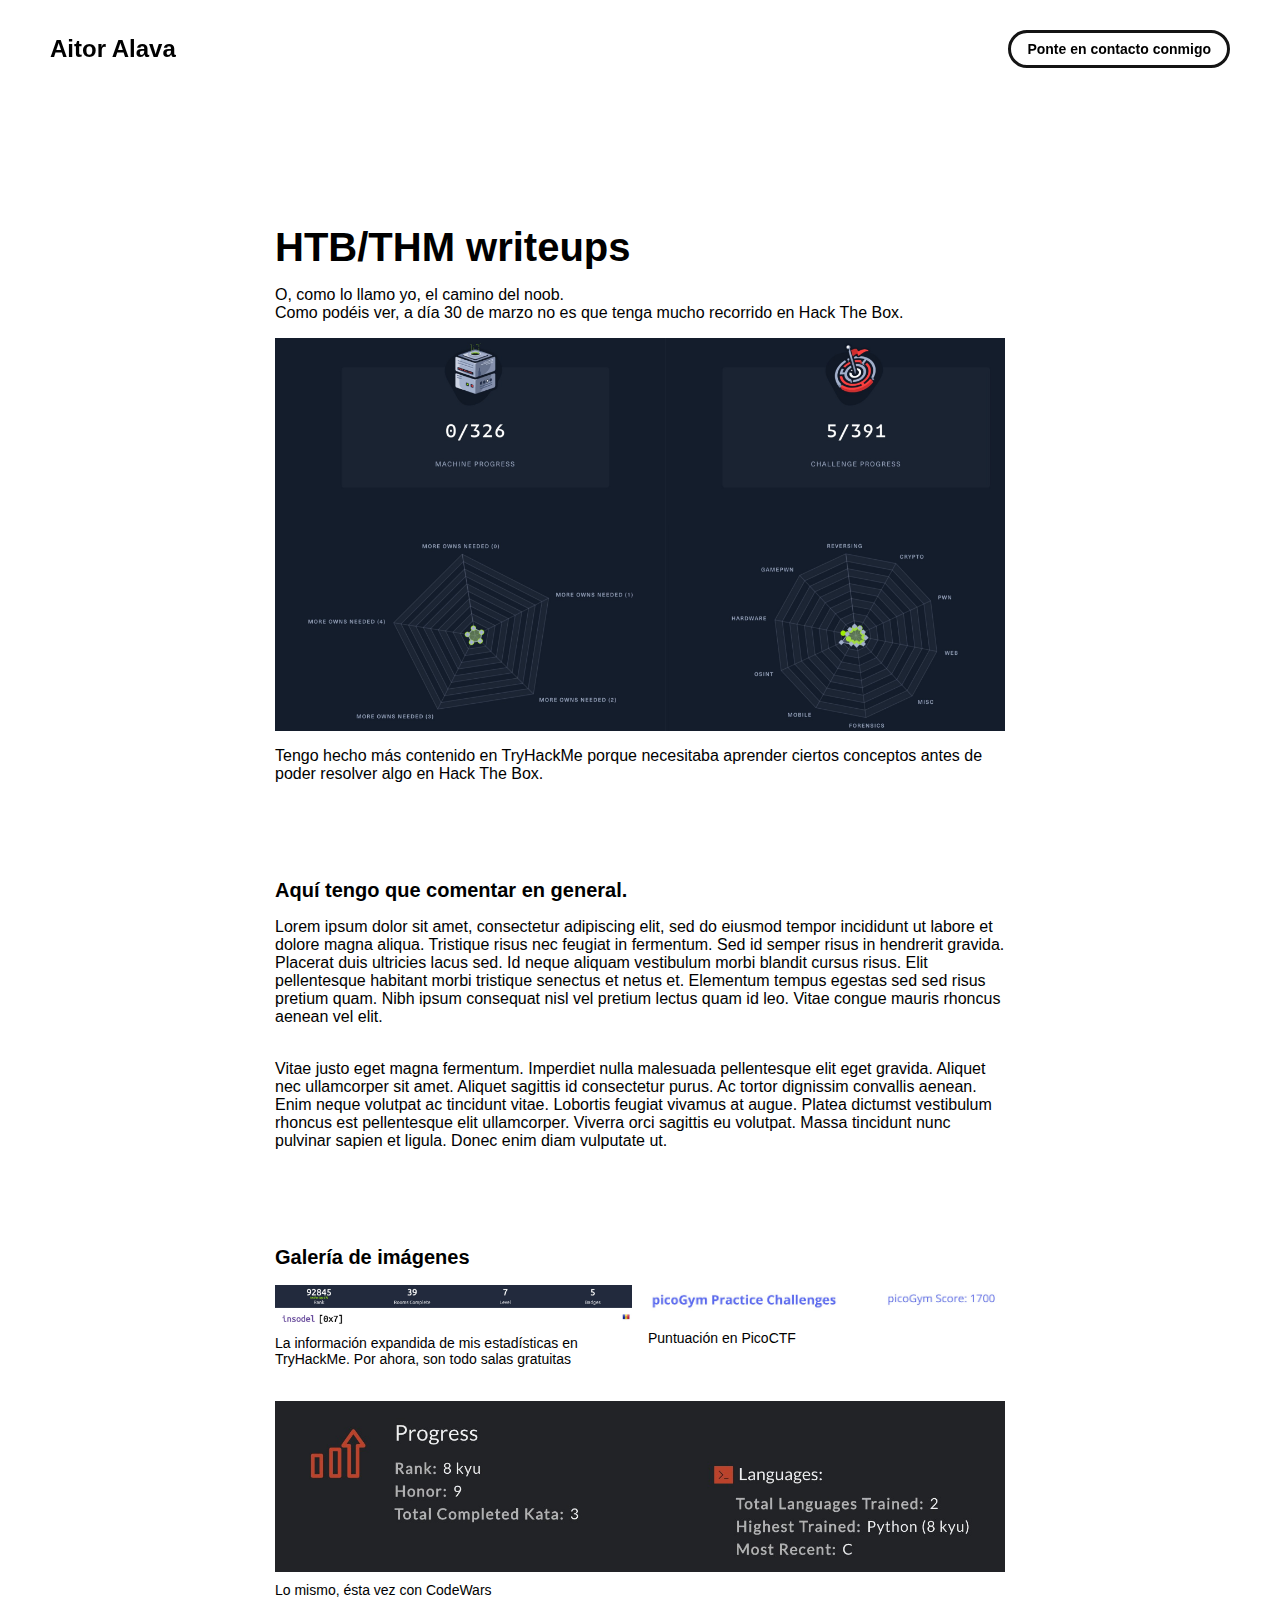
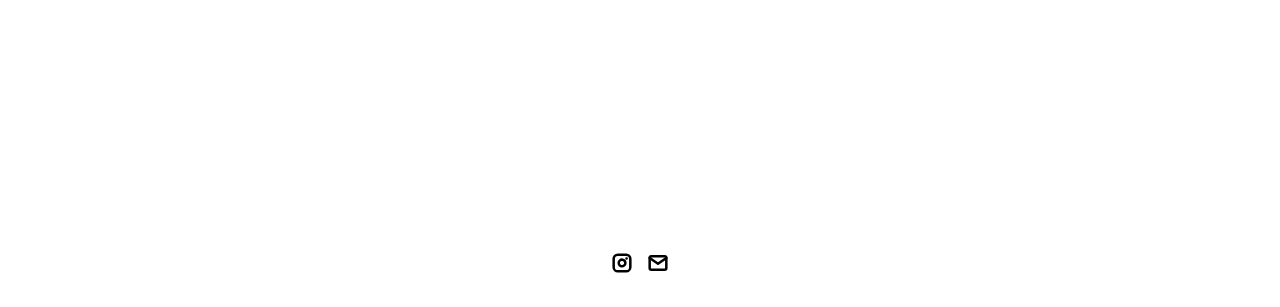
<file: project-pages/second-template.html>
<!DOCTYPE html>
<html lang="es">
	<head>
		<meta charset="utf-8">
     <link rel="icon" href="../assets/images/profpic.jpg" />
     <title>Aitor Alava</title>
    <meta name="description" content="Prueba de primer proyecto.">
    <meta name="viewport" content="width=device-width, initial-scale=1" />
		<link rel="stylesheet" href="../css/layout.css">
    <link rel="stylesheet" href="../css/typography.css">
    <link rel="stylesheet" href="../css/utilities.css">

		<script defer src="../js/script.js"></script>
	</head>
	<body>
    <!-- NAVBAR -->
    <div class="navbar">
      <a class="nav-title-link" href="../index.html">
        <span class="nav-title">Aitor Alava</span>
        <a class="button" href="mailto:aitor.alavaruiz@gmail.com">
          <span class="button-text">Ponte en contacto conmigo</span>
        </a>
      </a>
    </div>

    <!-- MAIN PAGE CONTENT -->
    <div id="main-content">

      <!-- PROJECT HEADER -->
      <div id="project-header">

        <div class="main-title">HTB/THM writeups</div>
        <div class="body-text">O, como lo llamo yo, el camino del noob.<br>Como podéis ver, a día 30 de marzo no es que tenga mucho recorrido en Hack The Box.</div>
        <image class="project-header-image" src="../assets/images/htb-status.jpeg">
        <script src="https://tryhackme.com/badge/1730990"></script>
        <div class="body-text"> Tengo hecho más contenido en TryHackMe porque necesitaba aprender ciertos conceptos antes de poder resolver algo en Hack The Box.</div>
      </div>

      <!-- PROJECT DETAILS -->
      <div id="project-details">
        <div class="subheader-text">Aquí tengo que comentar en general.</div>
        <div class="project-details-content">
          <div class="body-text">Lorem ipsum dolor sit amet, consectetur adipiscing elit, sed do eiusmod tempor incididunt ut labore et dolore magna aliqua. Tristique risus nec feugiat in fermentum. Sed id semper risus in hendrerit gravida. Placerat duis ultricies lacus sed. Id neque aliquam vestibulum morbi blandit cursus risus. Elit pellentesque habitant morbi tristique senectus et netus et. Elementum tempus egestas sed sed risus pretium quam. Nibh ipsum consequat nisl vel pretium lectus quam id leo. Vitae congue mauris rhoncus aenean vel elit.</div>
          <div class="body-text">Vitae justo eget magna fermentum. Imperdiet nulla malesuada pellentesque elit eget gravida. Aliquet nec ullamcorper sit amet. Aliquet sagittis id consectetur purus. Ac tortor dignissim convallis aenean. Enim neque volutpat ac tincidunt vitae. Lobortis feugiat vivamus at augue. Platea dictumst vestibulum rhoncus est pellentesque elit ullamcorper. Viverra orci sagittis eu volutpat. Massa tincidunt nunc pulvinar sapien et ligula. Donec enim diam vulputate ut.</div>
        </div>
      </div>

      <!-- IMAGE GALLERY -->
      <div id="project-gallery">
        <!-- TODO - Change the 'subheader-text' to whatever you want the Gallery section header to say -->
        <div class="subheader-text">Galería de imágenes</div>
        <div class="project-gallery-content">
            <!-- 
              TODO

              This is where the images in the gallery live. Here's a simple gallery image for you to copy:

              Full Width Image:

                <div class="gallery-image-container">
                  <img src="../assets/images/IMAGE_NAME" class="gallery-image">
                  <span class="image-caption">IMAGE_CAPTION</span>
                </div>

              Half Width Image: 

                <div class="gallery-image-container half-width">
                  <img src="../assets/images/IMAGE_NAME" class="gallery-image">
                  <span class="image-caption">IMAGE_CAPTION</span>
                </div>

              - To add an image to the this area, copy one of the above, paste it below this comment, and change the following:
                  - IMAGE_NAME: the name of the image file in assets/images
                  - IMAGE_CAPTION: to the caption of the image
            -->
            <div class="gallery-image-container half-width">
              <img src="../assets/images/thm-status.jpeg" class="gallery-image">
              <span class="image-caption">La información expandida de mis estadísticas en TryHackMe. Por ahora, son todo salas gratuitas</span>
            </div>
            <div class="gallery-image-container half-width">
              <img src="../assets/images/picoctf-status.jpeg" class="gallery-image">
              <span class="image-caption">Puntuación en PicoCTF</span>
            </div>
            <div class="gallery-image-container">
              <img src="../assets/images/codewars-status.jpeg" class="gallery-image">
              <span class="image-caption">Lo mismo, ésta vez con CodeWars</span>
            </div>
        </div>
      </div>
    </div>

    <!-- FOOTER -->
    <div id="footer">
      <a class="icon-link" target="_blank" href="https://instagram.com/insomniadeliriums">
        <image src="../assets/icons/instagram.svg" class="footer-icon"/>
      </a>
      <a class="icon-link" href="mailto:aitor.alavaruiz@gmail.com">
        <image src="../assets/icons/mail.svg" class="footer-icon"/>
      </a>
    </div>

	</body>
</html>
</file>
<file: css/layout.css>
* {
  box-sizing: border-box;
}

html {
  text-size-adjust: none;
  -webkit-text-size-adjust: none;
  -moz-text-size-adjust: none;
  -ms-text-size-adjust: none;
}

body {
  margin: 0;
  -webkit-font-smoothing: antialiased;
  -moz-osx-font-smoothing: grayscale;
}


/* Main Page Layout */

#main-content {
  margin: 225px 425px;
  display: flex;
  flex-direction: column;
  gap: 96px;
}


/* Portfolio Header */

#portfolio-header {
  display: flex;
  gap: 20px;
  align-items: center;
}

#portfolio-header-image-container {
  display: flex;
  flex-direction: column;
  gap: 10px;
  flex-basis: 50%;
}

.portfolio-header-image {
  width: 100%;
  height: auto;
}

#portfolio-header-text-container {
  display: flex;
  flex-direction: column;
  gap: 34px;
  flex-basis: 50%;
}




/* About Section */

#about-section {
  display: flex;
  flex-direction: column;
  gap: 16px;
}

.about-section-content {
  display: flex;
  flex-direction: column;
  gap: 34px;
}




/* Project Section */

#my-work-section {
  display: flex;
  flex-direction: column;
  gap: 16px;
}

.projects-container {
  display: flex;
  gap: 34px 16px;
  flex-wrap: wrap;
}

    /* Project Cards */

    .project-card {
      max-width: calc((100% - 32px) / 3);
      display: flex;
      flex-direction: column;
      gap: 34px;
    }

    .project-card-text-container {
      flex-direction: column;
      display: flex;
      gap: 16px
    }

    .project-image {
      width: 100%;
      height: 200px;
      object-fit: cover;
      object-position: center;
    }




/* Project Pages */

#project-header {
  display: flex;
  flex-direction: column;
  gap: 16px;
}

.project-header-image {
  width: 100%;
  height: auto;
}

#project-details {
  display: flex;
  flex-direction: column;
  gap: 16px;
}

.project-details-content {
  display: flex;
  flex-direction: column;
  gap: 34px;
}

    /* Project Gallery */

    #project-gallery {
      display: flex;
      flex-direction: column;
      gap: 16px;
    }

    .project-gallery-content {
      display: flex;
      flex-wrap: wrap;
      gap: 34px 16px;
    }

    .gallery-image-container {
      width: 100%;
      display: flex;
      flex-direction: column;
      gap: 10px;
    }

    .gallery-image-container.half-width {
      width: calc((100% - 16px) / 2);
    }

    .gallery-image {
      width: 100%;
      height: auto;
    }


/* Extra Extra large devices (large laptops and desktops, 1200px and below) */
@media only screen and (max-width: 1600px) {
  #main-content {
    margin: 225px 275px;
  }
}

/* Extra large devices (large laptops and desktops, 1200px and below) */
@media only screen and (max-width: 1200px) {
  #main-content {
    margin: 225px 175px;
  }
}

/* Large devices (laptops/desktops, 1000px and below) */
@media only screen and (max-width: 1000px) {
  #main-content {
    margin: 225px 75px;
  }
}

/* Small devices (portrait tablets and large phones, 800px and below) */
@media only screen and (max-width: 800px) {
  #main-content {
    margin: 150px 50px;
  }

  #portfolio-header {
    flex-direction: column;
  }

  .project-card {
    max-width: calc((100% - 16px) / 2);
  }
}

/* Small devices (portrait tablets and large phones, 600px and below) */
@media only screen and (max-width: 600px) {
  #main-content {
    margin: 125px 20px;
  }

  .project-card {
    max-width: 100%;
  }
}
</file>
<file: css/typography.css>
body {
  font-family: "Helvetica Neue", Helvetica, Arial, sans-serif;
}

.nav-title {
  font-weight: 700;
  font-size: 24px;
}

.button-text {
  font-size: 14px;
  font-weight: 700;
}

.image-caption {
  font-size: 14px;
  font-weight: 500;
}

.main-title {
  font-size: 40px;
  font-weight: 700;
}

.subheader-text {
  font-size: 20px;
  font-weight: 700;
}

.body-text {
  font-size: 16px;
  font-weight: 500;
}

.project-card-text {
  overflow: hidden;
  text-overflow: ellipsis;
  display: -webkit-box;
  -webkit-line-clamp: 4;
  -webkit-box-orient: vertical;
}

.project-title {
  overflow: hidden;
  text-overflow: ellipsis;
  display: -webkit-box;
  -webkit-line-clamp: 1;
  -webkit-box-orient: vertical;
}
</file>
<file: css/utilities.css>
/* Icons */

.right-arrow-icon {
  width: 16px;
  height: 16px;
  margin-top: 1px;
}

.footer-icon {
  width: 20px;
  height: 20px;
}

a.icon-link {
  transition: transform 200ms ease-in-out;
}

a.icon-link:hover {
  cursor: pointer;
  stroke-width: 5;
  margin: 0;
  transform: rotate(15deg);
}


/* Navbar Styling */

.navbar {
  width: 100%;
  padding: 30px 50px;
  display: flex;
  justify-content: space-between;
  align-items: center;
  position: fixed;
  top: 0;
  left: 0;
}

.nav-title-link {
  color: black;
  text-decoration: none;
}

.nav-title-link:hover {
  text-decoration: underline;
}

/* Small devices (portrait tablets and large phones, 800px and below) */
@media only screen and (max-width: 800px) {
  .navbar {
    padding: 20px 20px;
    background-color: white
  }
}


/* Button Styling */

a.button {
  padding: 8px 16px;
  border: 3px solid #141414;
  border-radius: 50px;
  color: black;
  text-decoration: none;
  width: fit-content;
  display: flex;
  gap: 5px;
  align-items: center;
}

a.button:hover {
  text-decoration: underline;
  text-decoration-thickness: 2px;
  cursor: pointer;
}


/* Footer Styling */

#footer {
  width: 100%;
  display: flex;
  padding: 30px 50px;
  justify-content: center;
  align-items: center;
  gap: 16px;
}

/* Link Styling */
a.no-underline {
  text-decoration: none;
  color: black
}

a.no-underline:hover {
  text-decoration: underline;
  cursor: pointer;
}

/* Small devices (portrait tablets and large phones, 800px and below) */
@media only screen and (max-width: 800px) {
  #footer {
    padding: 20px 20px;
  }
}
</file>
